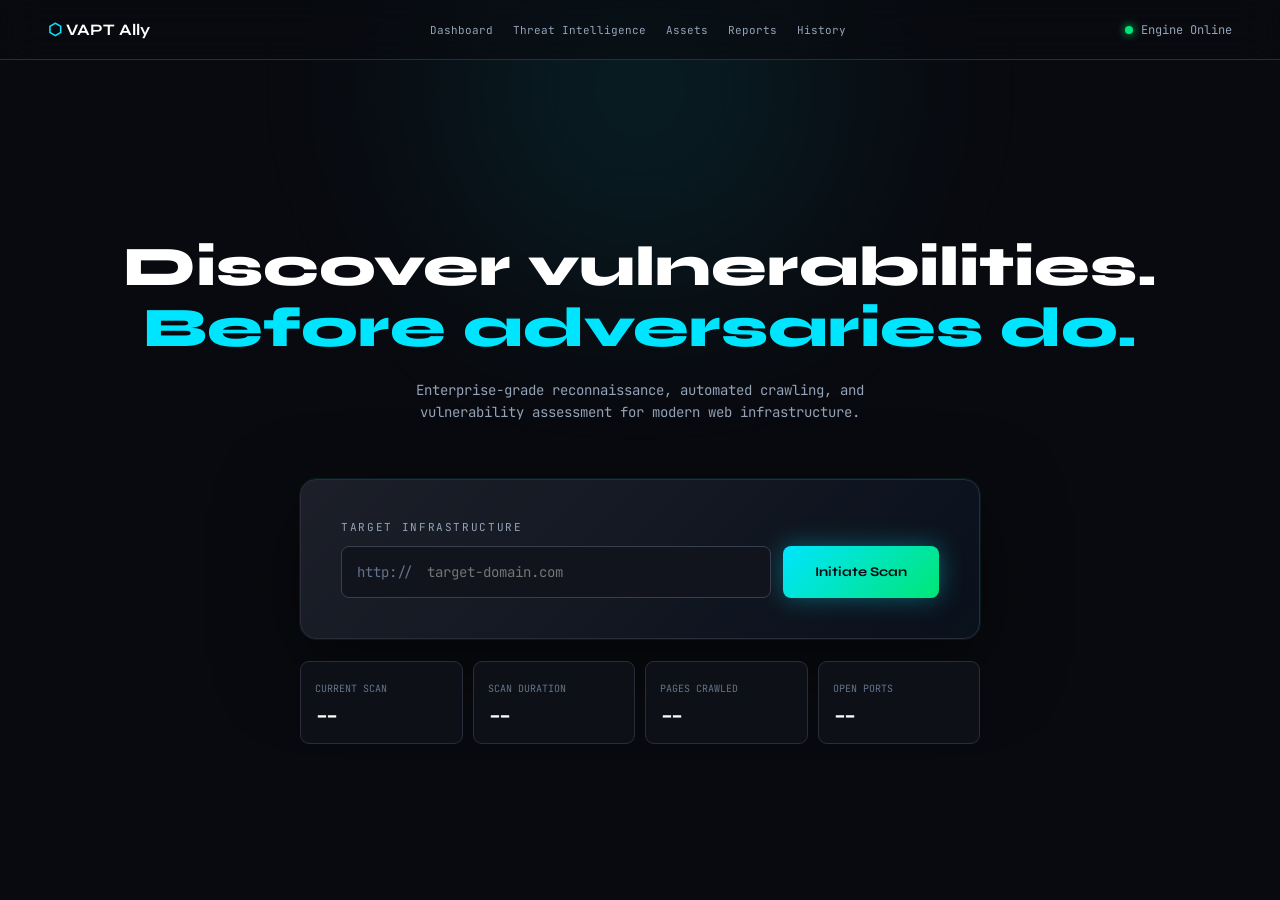
<file: vapt_lite/templates/index.html>
<!DOCTYPE html>
<html lang="en">
<head>
    <meta charset="UTF-8">
    <title>VAPT Ally - Application Security</title>
    <link rel="preconnect" href="https://fonts.googleapis.com">
    <link href="https://fonts.googleapis.com/css2?family=JetBrains+Mono:wght@300;400;500;700&family=Syne:wght@400;600;700;800&display=swap" rel="stylesheet">
    <style>
        :root {
            --bg: #090a0f; --bg2: #12141d; --bg3: #181b26; --surface: #1e212b;
            --border: #2a2d39; --border2: #3a3f50; --accent: #00e5ff;
            --accent-dim: rgba(0, 229, 255, 0.1); --red: #ff4d4d; --orange: #ff9e43;
            --yellow: #fadb14; --green: #00e676; --text: #e2e8f0;
            --text2: #94a3b8; --text3: #64748b;
            --font-mono: 'JetBrains Mono', monospace; --font-display: 'Syne', sans-serif;
        }

        * { margin: 0; padding: 0; box-sizing: border-box; }

        body {
            background: var(--bg); color: var(--text);
            font-family: var(--font-mono); min-height: 100vh; overflow-x: hidden;
        }

        body::before {
            content: ''; position: fixed; top: -20%; left: 50%; transform: translateX(-50%);
            width: 60vw; height: 60vh; background: radial-gradient(circle, var(--accent-dim) 0%, transparent 70%);
            pointer-events: none; z-index: 0; filter: blur(60px);
        }

        .page-wrap { position: relative; z-index: 1; min-height: 100vh; display: flex; flex-direction: column; }

        nav {
            display: flex; align-items: center; justify-content: space-between;
            padding: 20px 48px; border-bottom: 1px solid var(--border);
            background: rgba(9, 10, 15, 0.6); backdrop-filter: blur(20px);
        }

        .nav-brand { font-family: var(--font-display); font-weight: 700; color: #fff; }
        .nav-brand .icon { color: var(--accent); }
        .nav-status { display: flex; align-items: center; gap: 8px; font-size: 12px; color: var(--text2); }
        .nav-status .dot { width: 8px; height: 8px; border-radius: 50%; background: var(--green); box-shadow: 0 0 10px var(--green); }

        .hero { flex: 1; display: flex; flex-direction: column; align-items: center; justify-content: center; padding: 100px 24px 80px; text-align: center; }
        .hero-title { font-family: var(--font-display); font-size: clamp(36px, 5vw, 56px); font-weight: 800; line-height: 1.1; color: #fff; margin-bottom: 20px; }
        .hero-title span { color: var(--accent); }
        .hero-sub { font-size: 14px; color: var(--text2); max-width: 480px; line-height: 1.6; margin-bottom: 56px; }

        .scan-card { width: 100%; max-width: 680px; background: var(--surface); border: 1px solid var(--border); border-radius: 16px; padding: 40px; box-shadow: 0 20px 40px rgba(0,0,0,0.4); }
        .scan-label { font-size: 11px; letter-spacing: 0.15em; text-transform: uppercase; color: var(--text2); margin-bottom: 12px; display: block; text-align: left; }

        .input-row { display: flex; gap: 12px; align-items: stretch; }
        .input-wrapper { flex: 1; position: relative; }
        .input-prefix { position: absolute; left: 16px; top: 50%; transform: translateY(-50%); font-size: 14px; color: var(--text3); }
        .scan-input { width: 100%; background: var(--bg2); border: 1px solid var(--border2); border-radius: 8px; padding: 16px 16px 16px 85px; font-family: var(--font-mono); font-size: 14px; color: var(--text); outline: none; }
        .scan-input:focus { border-color: var(--accent); background: var(--bg); }
        .scan-btn { background: var(--text); color: var(--bg); border: none; border-radius: 8px; padding: 0 32px; font-family: var(--font-display); font-weight: 700; cursor: pointer; transition: 0.2s; }
        .scan-btn:hover { background: var(--accent); transform: translateY(-2px); }

        #loading { display: none; margin-top: 32px; text-align: left; }
        .loading-text { font-size: 13px; color: var(--accent); margin-bottom: 16px; font-weight: 500; }
        .progress-bar { width: 100%; height: 4px; background: var(--border); border-radius: 4px; overflow: hidden; }
        .progress-fill { width: 40%; height: 100%; background: var(--accent); animation: load 2s infinite ease-in-out alternate; }
        @keyframes load { 0% { width: 10%; } 100% { width: 90%; } }

        .error-banner { background: rgba(255, 77, 77, 0.1); border: 1px solid var(--red); color: var(--red); padding: 16px; border-radius: 8px; margin-top: 24px; font-size: 13px; text-align: left; display: none; }
        .nav-links{display:flex;gap:20px;color:var(--text2);font-size:11px}.nav-links span:hover{color:var(--accent)}.scan-card{background:linear-gradient(135deg,rgba(30,33,43,.95),rgba(10,18,29,.9));box-shadow:0 0 0 1px rgba(0,229,255,.08),0 25px 80px rgba(0,0,0,.5)}.scan-btn{background:linear-gradient(135deg,var(--accent),#00e676);box-shadow:0 0 25px rgba(0,229,255,.35)}.phase{display:flex;justify-content:space-between;padding:8px 0;border-bottom:1px solid var(--border);font-size:11px}.phase b{color:var(--accent);font-weight:500}.metric-strip{display:grid;grid-template-columns:repeat(4,1fr);gap:10px;max-width:680px;width:100%;margin-top:22px}.metric{padding:14px;background:rgba(18,20,29,.7);border:1px solid var(--border);border-radius:9px;text-align:left}.metric strong{display:block;font-size:20px;color:#fff;margin-top:6px}.metric span{font-size:10px;color:var(--text3);text-transform:uppercase}@media(max-width:700px){.nav-links{display:none}.metric-strip{grid-template-columns:repeat(2,1fr)}}
    </style>
</head>
<body>
<div class="page-wrap">
    <nav>
        <div class="nav-brand"><span class="icon">⬡</span> VAPT Ally</div>
        <div class="nav-links"><span>Dashboard</span><span>Threat Intelligence</span><span>Assets</span><span>Reports</span><span>History</span></div><div class="nav-status"><div class="dot"></div> Engine Online</div>
    </nav>

    <section class="hero">
        <h1 class="hero-title">Discover vulnerabilities.<br><span>Before adversaries do.</span></h1>
        <p class="hero-sub">Enterprise-grade reconnaissance, automated crawling, and vulnerability assessment for modern web infrastructure.</p>

        <div class="scan-card">
            <span class="scan-label">Target Infrastructure</span>
            <form id="scanForm">
                <div class="input-row">
                    <div class="input-wrapper">
                        <span class="input-prefix">http://</span>
                        <input class="scan-input" type="text" name="url" id="urlInput" placeholder="target-domain.com" required autocomplete="off" spellcheck="false">
                    </div>
                    <button class="scan-btn" type="submit" id="scanBtn">Initiate Scan</button>
                </div>
            </form>

            <div id="loading">
                <div class="loading-text">Analyzing target surface area... (This may take several minutes)</div>
                <div class="progress-bar"><div class="progress-fill"></div></div>
                <div id="phases"></div>
            </div>

            <div id="errorBox" class="error-banner"></div>
        </div>
        <div class="metric-strip"><div class="metric"><span>Current Scan</span><strong>--</strong></div><div class="metric"><span>Scan Duration</span><strong>--</strong></div><div class="metric"><span>Pages Crawled</span><strong>--</strong></div><div class="metric"><span>Open Ports</span><strong>--</strong></div></div>
    </section>
</div>

<script>
    const urlInput = document.getElementById('urlInput');

    // Instantly strips protocols so the user sees a clean domain in the box
    urlInput.addEventListener('input', function() {
        let val = this.value;
        if (val.includes('://')) {
            const parts = val.split('://');
            this.value = parts[parts.length - 1];
        }
    });

    // Handle form asynchronously to prevent browser freeze/timeout behavior
    const form = document.getElementById('scanForm');
    const phases=['Reconnaissance','Crawler','Technology Detection','Subdomain Enumeration','Port Scan','Header Analysis','Injection Checks','Risk Engine','PDF Generation'];
    form.addEventListener('submit', function(e) {
        e.preventDefault(); 
        
        document.getElementById('scanBtn').style.display = 'none';
        document.getElementById('loading').style.display = 'block';
        document.getElementById('errorBox').style.display = 'none';
        document.getElementById('phases').innerHTML=phases.map((p,i)=>`<div class="phase"><span>${p}</span><b id="phase${i}">QUEUED</b></div>`).join('');
        let current=0; const phaseTimer=setInterval(()=>{if(current<phases.length){document.getElementById(`phase${current++}`).textContent='RUNNING'}else clearInterval(phaseTimer)},900);

        fetch('/scan', {
            method: 'POST',
            body: new FormData(form)
        })
        .then(response => {
            if (!response.ok) {
                return response.text().then(text => { throw new Error(text || `HTTP error ${response.status}`); });
            }
            return response.text();
        })
        .then(html => {
            // Replace current page with the rendered dashboard html from Flask
            document.open();
            document.write(html);
            document.close();
        })
        .catch(err => {
            // If the connection drops or the server errors out
            document.getElementById('loading').style.display = 'none';
            document.getElementById('scanBtn').style.display = 'block';
            
            const errorBox = document.getElementById('errorBox');
            errorBox.innerHTML = `<strong>Scan Connection Failed:</strong> ${err.message}<br><br><span style="color:var(--text2)">Note: If your scan took a long time and failed, your Python crawler module likely timed out trying to map a massive site. Consider adding connection timeouts (e.g., <code>timeout=10</code>) to the <code>requests.get()</code> calls inside your modules.</span>`;
            errorBox.style.display = 'block';
        });
    });
</script>
</body>
</html>
</file>
